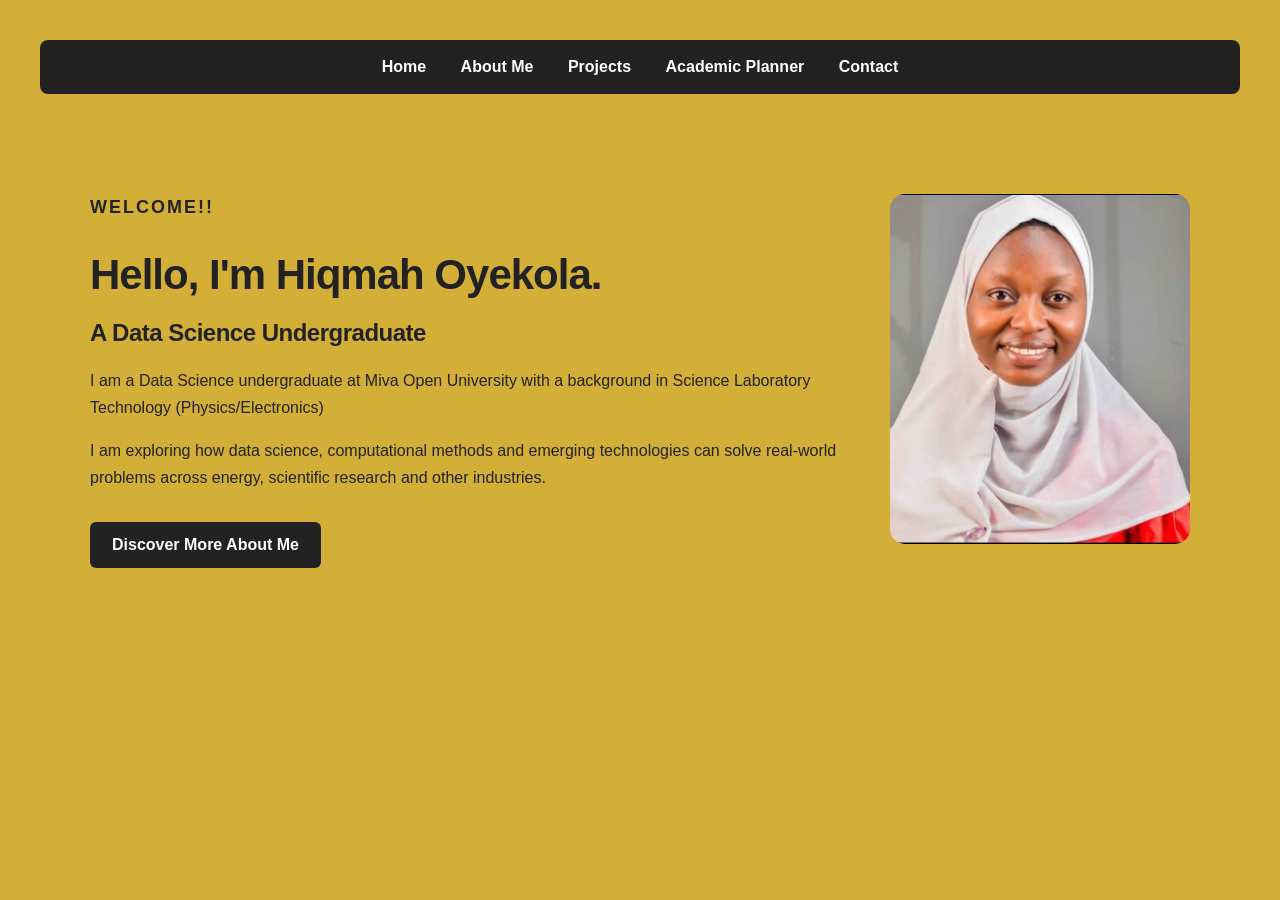
<file: index.html>
<!DOCTYPE html>
<html>

<head>
    <title>Home | Hiqmah Oyekola</title>
    <link rel="stylesheet" href="css/style.css">
</head>

<body>

    <header>

        <nav>
            <a href="index.html">Home</a>
            <a href="about.html">About Me</a>
            <a href="projects.html">Projects</a>
            <a href="planner.html">Academic Planner</a>
            <a href="contact.html">Contact</a>
        </nav>
    </header>

    <main class="home-container">

        <div class="home-text">

            <p class="welcome">WELCOME!!</p>

            <h1>Hello, I'm Hiqmah Oyekola.</h1>

            <h2>A Data Science Undergraduate</h2>

            <p>
                I am a Data Science undergraduate at Miva Open
                University with a background in Science Laboratory 
                Technology (Physics/Electronics)
            </p>

            <p>
                I am exploring how data science, computational
                methods and emerging technologies can solve
                real-world problems across energy, scientific
                research and other industries.
            </p>

            <a href="about.html" class="home-button">
                Discover More About Me
            </a>

        </div>

        <div class="home-image">

            <img src="images/hiqmah.jpg"
                 alt="Hiqmah Oyekola">

        </div>

    </main>

</body>
</html>
</file>
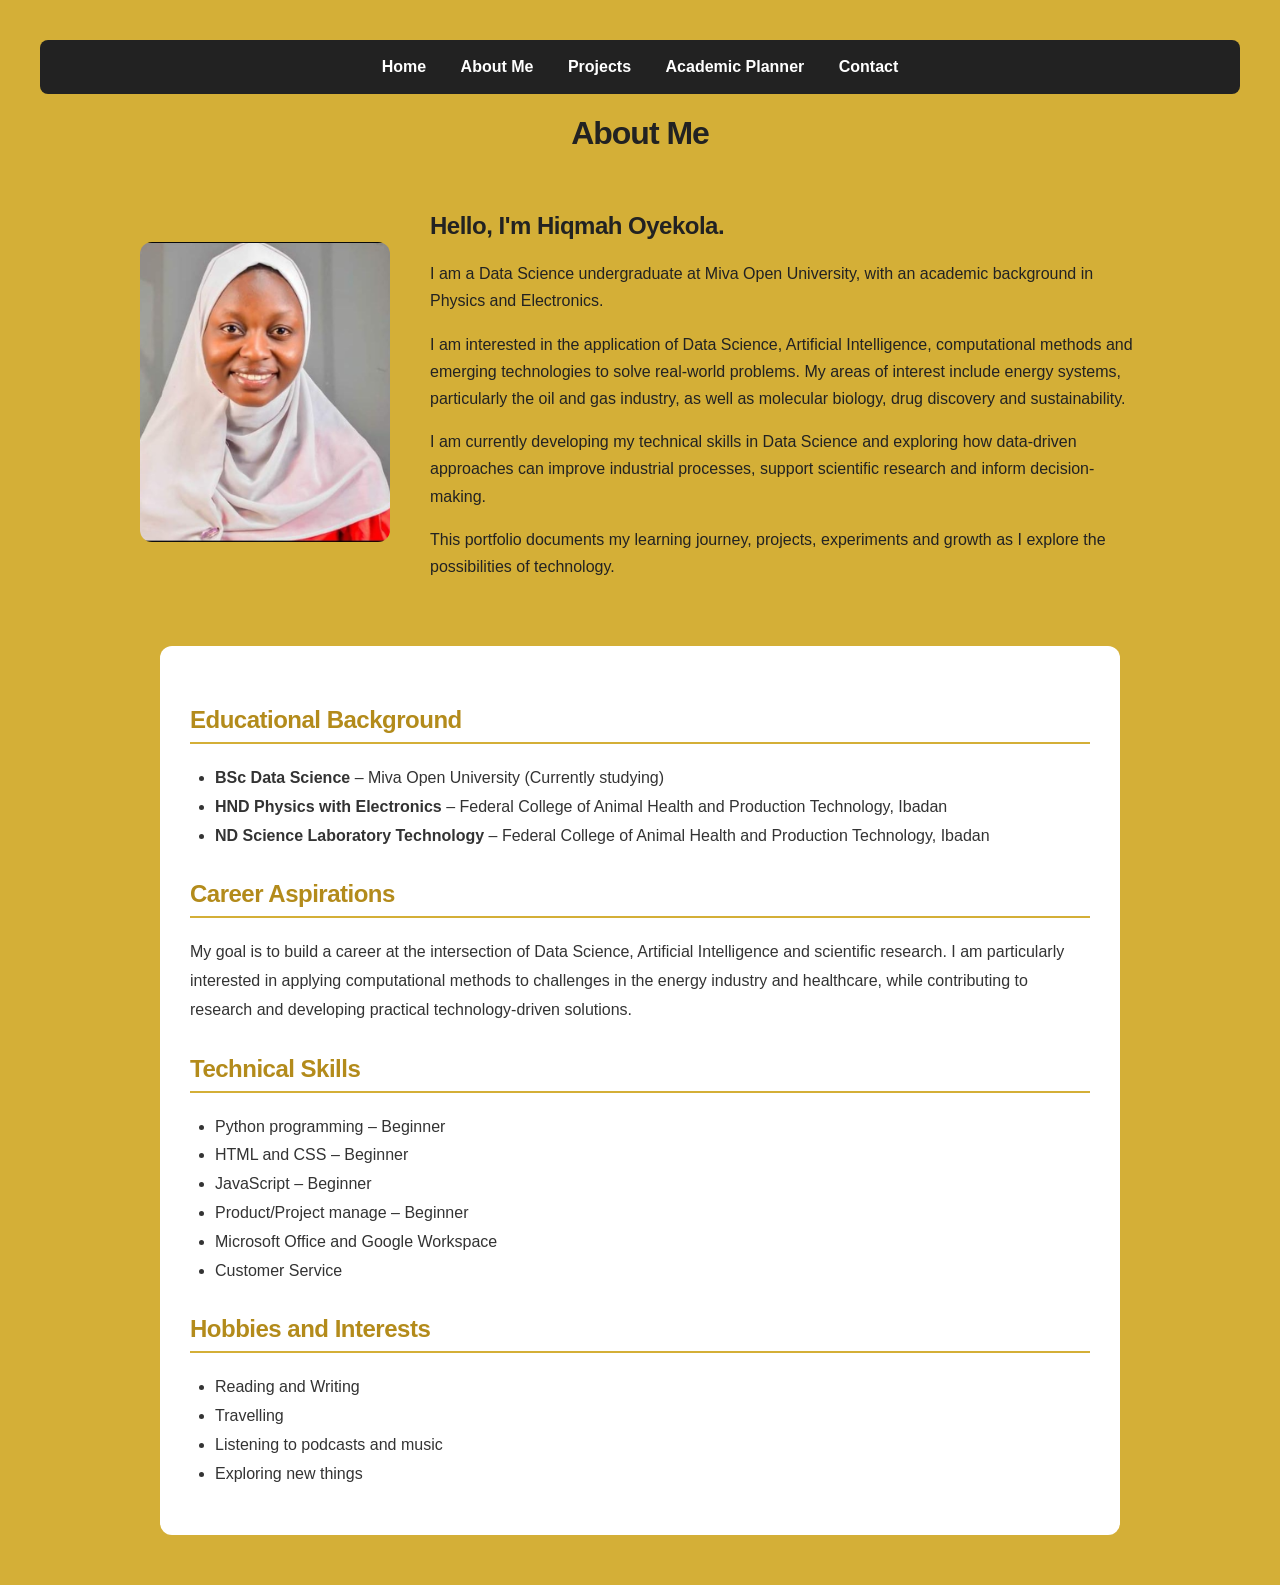
<file: about.html>
<!DOCTYPE html>
<html lang="en">

<head>
    <meta charset="UTF-8">
    <meta name="viewport" content="width=device-width, initial-scale=1.0">
    <title>About Me | Hiqmah Oyekola</title>
    <link rel="stylesheet" href="css/style.css">
</head>

<body>

    <header> 

    <nav>
        <a href="index.html">Home</a>
        <a href="about.html">About Me</a>
        <a href="projects.html">Projects</a>
        <a href="planner.html">Academic Planner</a>
        <a href="contact.html">Contact</a>
    </nav>
    </header>

    <main>

        <h1>About Me</h1>

        <div class="about-container">

            <div class="about-image">
                <img src="images/hiqmah.jpg"
                     alt="A photograph of Hiqmah Oyekola">
            </div>

            <div class="about-text">

                <h2>Hello, I'm Hiqmah Oyekola.</h2>

                <p>
                    I am a Data Science undergraduate at Miva Open
                    University, with an academic background in
                    Physics and Electronics.
                </p>

                <p>
                    I am interested in the application of Data Science,
                    Artificial Intelligence, computational methods
                    and emerging technologies to solve real-world
                    problems. My areas of interest include energy
                    systems, particularly the oil and gas industry,
                    as well as molecular biology, drug discovery
                    and sustainability.
                </p>

                <p>
                    I am currently developing my technical skills
                    in Data Science and exploring how data-driven
                    approaches can improve industrial processes,
                    support scientific research and inform
                    decision-making.
                </p>

                <p>
                    This portfolio documents my learning journey,
                    projects, experiments and growth as I explore
                    the possibilities of technology.
                </p>

            </div>

        </div>

        <section class="about-details">

            <h2>Educational Background</h2>

            <ul>
                <li>
                    <strong>BSc Data Science</strong> –
                    Miva Open University (Currently studying)
                </li>
                <li>
                    <strong>HND Physics with Electronics</strong> –
                    Federal College of Animal Health and Production
                    Technology, Ibadan
                </li>
                <li>
                    <strong>ND Science Laboratory Technology</strong> –
                    Federal College of Animal Health and Production
                    Technology, Ibadan 
                </li>
            </ul>

            <h2>Career Aspirations</h2>

            <p>
                My goal is to build a career at the intersection
                of Data Science, Artificial Intelligence and
                scientific research. I am particularly interested
                in applying computational methods to challenges
                in the energy industry and healthcare, while
                contributing to research and developing practical
                technology-driven solutions.
            </p>

            <h2>Technical Skills</h2>

            <ul>
                <li>Python programming – Beginner</li>
                <li>HTML and CSS – Beginner</li>
                <li>JavaScript – Beginner</li>
                <li>Product/Project manage – Beginner</li>
                <li>Microsoft Office and Google Workspace</li>
                <li>Customer Service</li>
                
            </ul>

            <h2>Hobbies and Interests</h2>

            <ul>
                <li>Reading and Writing</li>
                <li> Travelling </li>
                <li>Listening to podcasts and music</li>
                <li>Exploring new things</li>
        
            </ul>

        </section>

    </main>

</body>

</html>
</file>
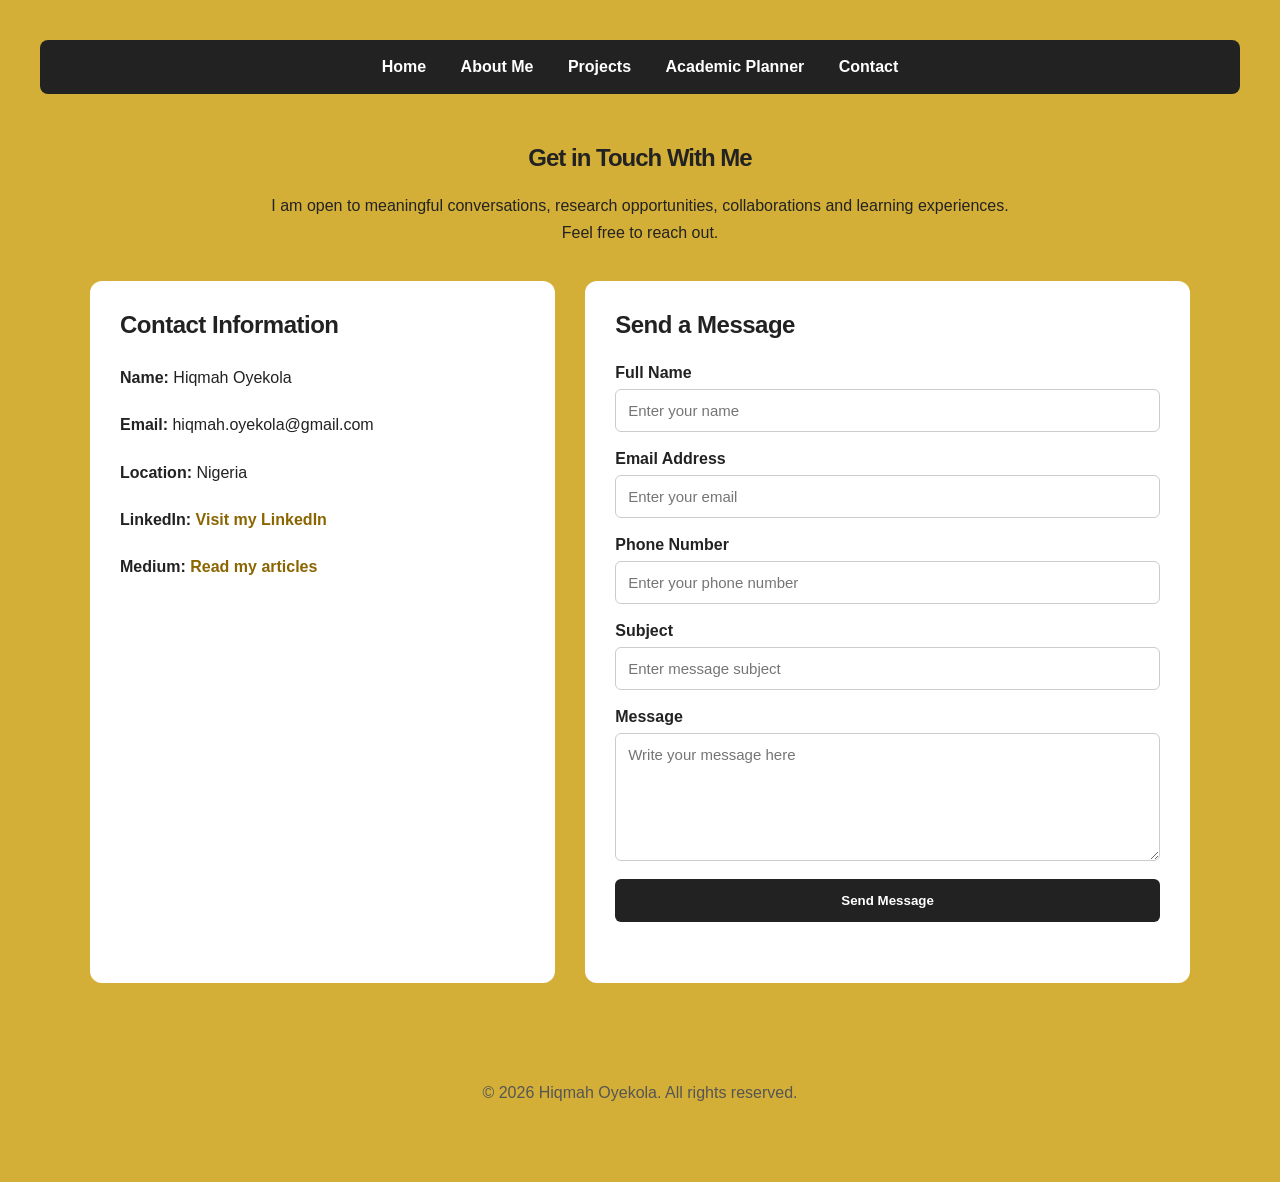
<file: contact.html>
<!DOCTYPE html>
<html lang="en">
<head>
    <meta charset="UTF-8">
    <meta name="viewport" content="width=device-width, initial-scale=1.0">
    <title>Contact | Hiqmah Oyekola</title>
    <link rel="stylesheet" href="css/style.css">
</head>

<body>

    <header>
        <nav>
            <a href="index.html">Home</a>
            <a href="about.html">About Me</a>
            <a href="projects.html">Projects</a>
            <a href="planner.html">Academic Planner</a>
            <a href="contact.html">Contact</a>
        </nav>
    </header>

    <main>
        <section class="contact-heading">
            <h1>Get in Touch With Me</h1>
            <p>
                I am open to meaningful conversations, research
                opportunities, collaborations and learning experiences.
                Feel free to reach out.
            </p>
        </section>

        <section class="contact-container">

            <div class="contact-info">
    <h2>Contact Information</h2>

    <p><strong>Name:</strong> Hiqmah Oyekola</p>
    <p><strong>Email:</strong> hiqmah.oyekola@gmail.com</p>
    <p><strong>Location:</strong> Nigeria</p>

    <p>
        <strong>LinkedIn:</strong>
       <a href="https://www.linkedin.com/in/hiqmahoyekola"
                target="_blank"
            rel="noopener noreferrer">Visit my LinkedIn</a>
    </p>

    <p>
        <strong>Medium:</strong>
        <a href="https://medium.com/@hiqmahoyekola" target="_blank"
           rel="noopener noreferrer">Read my articles</a>
    </p>
</div>

            <div class="contact-form-container">
                <h2>Send a Message</h2>

                <form id="contact-form" novalidate>

                    <label for="contact-name">Full Name</label>
                    <input
                        type="text"
                        id="contact-name"
                        name="name"
                        placeholder="Enter your name"
                        required
                    >

                    <label for="contact-email">Email Address</label>
                    <input
                        type="email"
                        id="contact-email"
                        name="email"
                        placeholder="Enter your email"
                        required
                    >

                    <label for="contact-phone">Phone Number </label>
                    <input
                        type="tel"
                        id="contact-phone"
                        name="phone"
                        placeholder="Enter your phone number"
                    >
                    
                    <label for="contact-subject">Subject</label>
                    <input
                        type="text"
                        id="contact-subject"
                        name="subject"
                        placeholder="Enter message subject"
                        required
                    >

                    <label for="contact-message">Message</label>
                    <textarea
                        id="contact-message"
                        name="message"
                        rows="6"
                        placeholder="Write your message here"
                        required
                    ></textarea>

                    <button type="submit">Send Message</button>

                    <p id="contact-feedback"></p>

                </form>
            </div>

        </section>
    </main>

    <footer>
        <p>&copy; 2026 Hiqmah Oyekola. All rights reserved.</p>
    </footer>

    <script src="js/contact.js"></script>

</body>
</html>
</file>
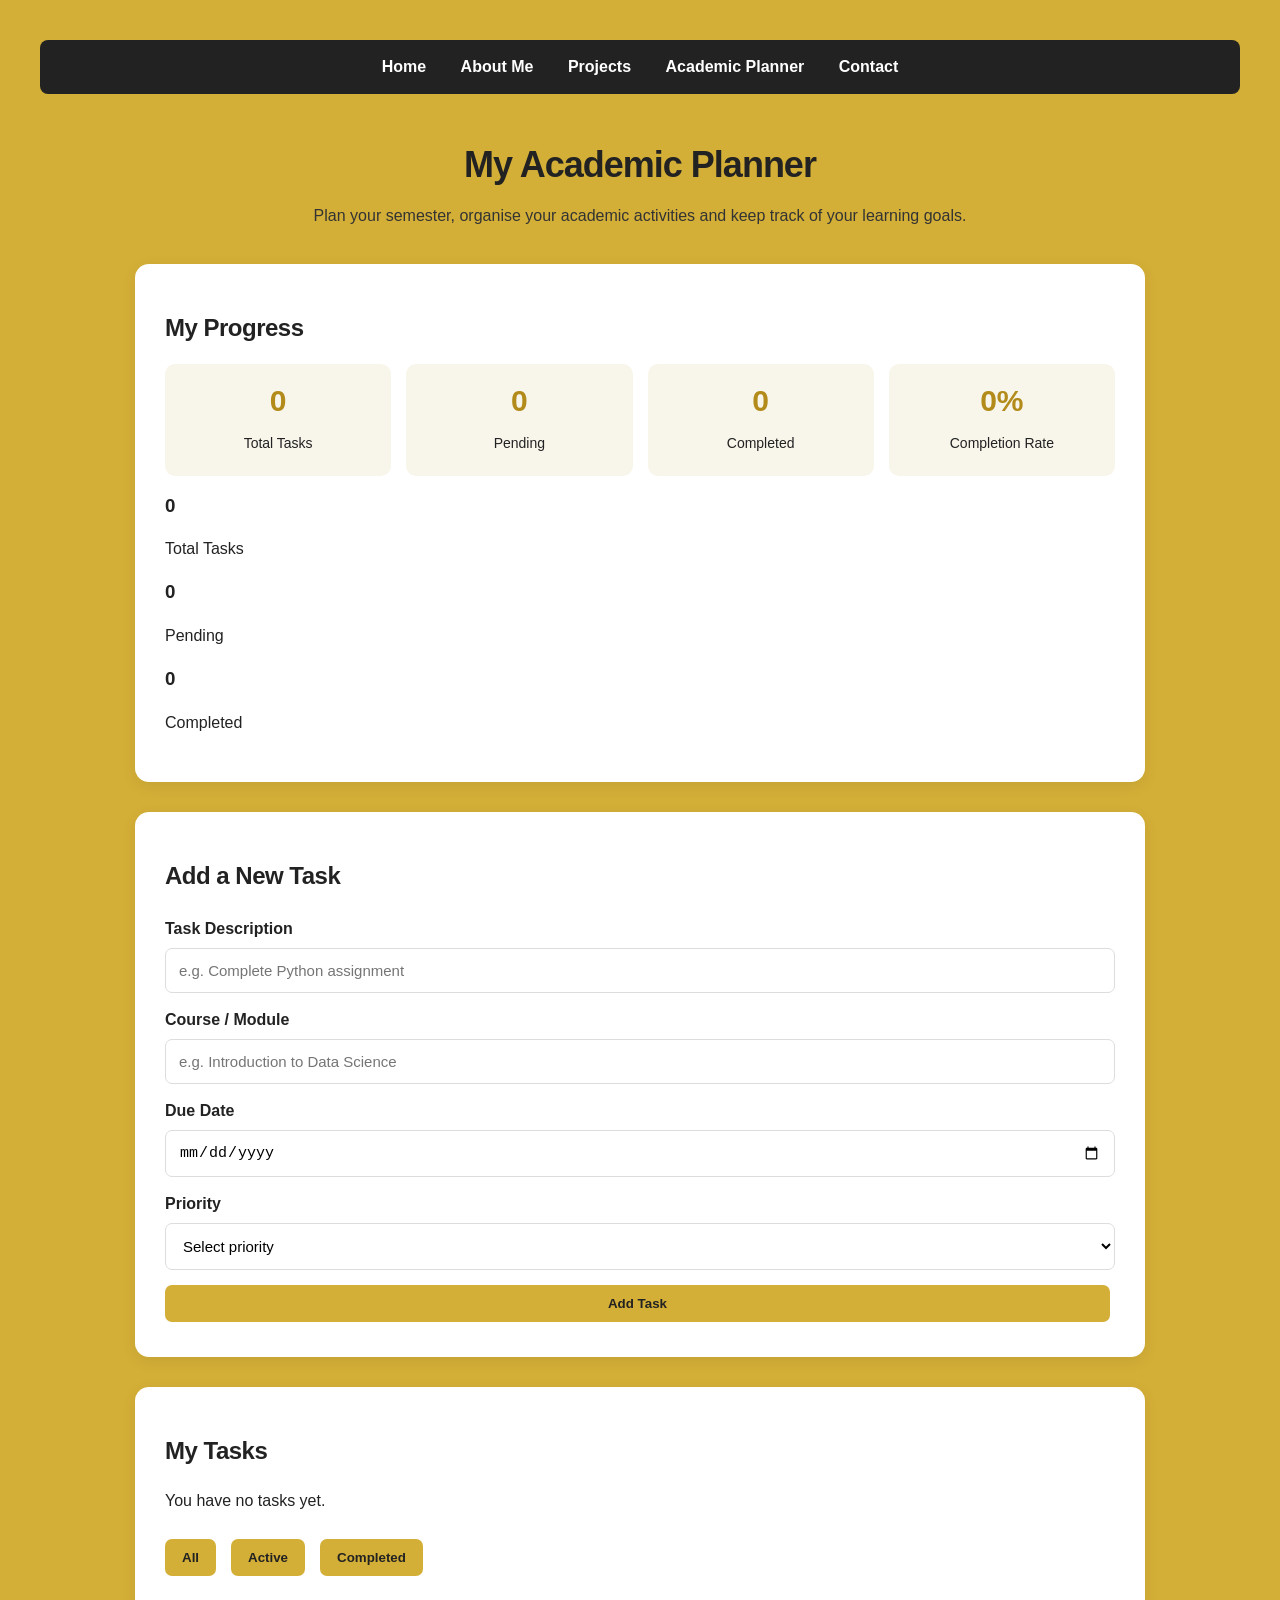
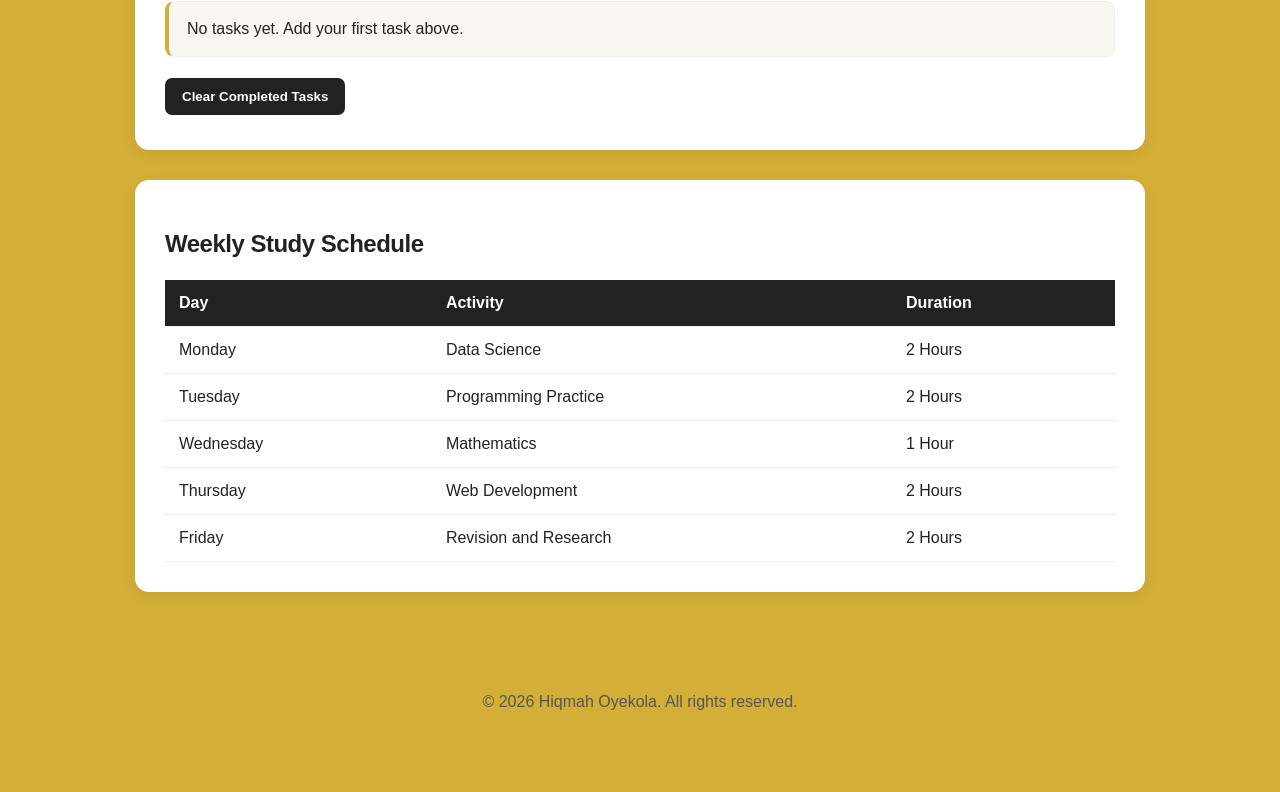
<file: planner.html>
<!DOCTYPE html>
<html lang="en">

<head>
    <meta charset="UTF-8">
    <meta name="viewport" content="width=device-width, initial-scale=1.0">
    <title>Academic Planner | Hiqmah Oyekola</title>
    <link rel="stylesheet" href="css/style.css">
</head>

<body>

    <header>
        <nav>
            <a href="index.html">Home</a>
            <a href="about.html">About Me</a>
            <a href="projects.html">Projects</a>
            <a href="planner.html">Academic Planner</a>
            <a href="contact.html">Contact</a>
        </nav>
    </header>

    <main>

        <!-- PAGE INTRODUCTION -->
        <section class="planner-heading">
            <h1>My Academic Planner</h1>
            <p>
                Plan your semester, organise your academic activities
                and keep track of your learning goals.
            </p>
        </section>

        <!-- TASK STATISTICS -->
        <section class="task-section">
            <h2>My Progress</h2>


<div class="task-summary">

    <div>
        <h3 id="total-count">0</h3>
        <p>Total Tasks</p>
    </div>

    <div>
        <h3 id="pending-count">0</h3>
        <p>Pending</p>
    </div>

    <div>
        <h3 id="completed-count">0</h3>
        <p>Completed</p>
    </div>

    <div>
        <h3 id="completion-rate">0%</h3>
        <p>Completion Rate</p>
    </div>

</div>

            
                <div>
                    <h3 id="total-count">0</h3>
                    <p>Total Tasks</p>
                </div>

                <div>
                    <h3 id="pending-count">0</h3>
                    <p>Pending</p>
                </div>

                <div>
                    <h3 id="completed-count">0</h3>
                    <p>Completed</p>
                </div>
            </div>
        </section>

        <!-- ADD TASK SECTION -->
        <section class="task-section">

            <h2>Add a New Task</h2>

            <form id="task-form">

                <label for="task-input">Task Description</label>
                <input
                    type="text"
                    id="task-input"
                    placeholder="e.g. Complete Python assignment"
                    required
                >

                <label for="task-course">Course / Module</label>
                <input
                    type="text"
                    id="task-course"
                    placeholder="e.g. Introduction to Data Science"
                    required
                >

                <label for="task-date">Due Date</label>
                <input
                    type="date"
                    id="task-date"
                    required
                >

                <label for="task-priority">Priority</label>
                <select id="task-priority" required>
                    <option value="">Select priority</option>
                    <option value="High">High</option>
                    <option value="Medium">Medium</option>
                    <option value="Low">Low</option>
                </select>

                <button type="submit">Add Task</button>

            </form>

        </section>

        <!-- TASK LIST -->
        <section class="task-section">

            <h2>My Tasks</h2>

            <p id="task-count">.</p>

            <!-- TASK FILTERS -->
            <div class="task-filters">
                <button type="button" class="filter-btn" data-filter="all">
                    All
                </button>

                <button type="button" class="filter-btn" data-filter="active">
                    Active
                </button>

                <button type="button" class="filter-btn" data-filter="completed">
                    Completed
                </button>
            </div>

            <ul id="task-list"></ul>

            <button type="button" id="clear-completed">
                Clear Completed Tasks
            </button>

        </section>

        <!-- WEEKLY STUDY SCHEDULE -->
        <section class="schedule-section">

            <h2>Weekly Study Schedule</h2>

            <table>
                <thead>
                    <tr>
                        <th>Day</th>
                        <th>Activity</th>
                        <th>Duration</th>
                    </tr>
                </thead>

                <tbody>
                    <tr>
                        <td>Monday</td>
                        <td>Data Science</td>
                        <td>2 Hours</td>
                    </tr>

                    <tr>
                        <td>Tuesday</td>
                        <td>Programming Practice</td>
                        <td>2 Hours</td>
                    </tr>

                    <tr>
                        <td>Wednesday</td>
                        <td>Mathematics</td>
                        <td>1 Hour</td>
                    </tr>

                    <tr>
                        <td>Thursday</td>
                        <td>Web Development</td>
                        <td>2 Hours</td>
                    </tr>

                    <tr>
                        <td>Friday</td>
                        <td>Revision and Research</td>
                        <td>2 Hours</td>
                    </tr>
                </tbody>
            </table>

        </section>

    </main>

    <footer>
        <p>&copy; 2026 Hiqmah Oyekola. All rights reserved.</p>
    </footer>

    <script src="js/script.js"></script>

</body>
</html>
</file>
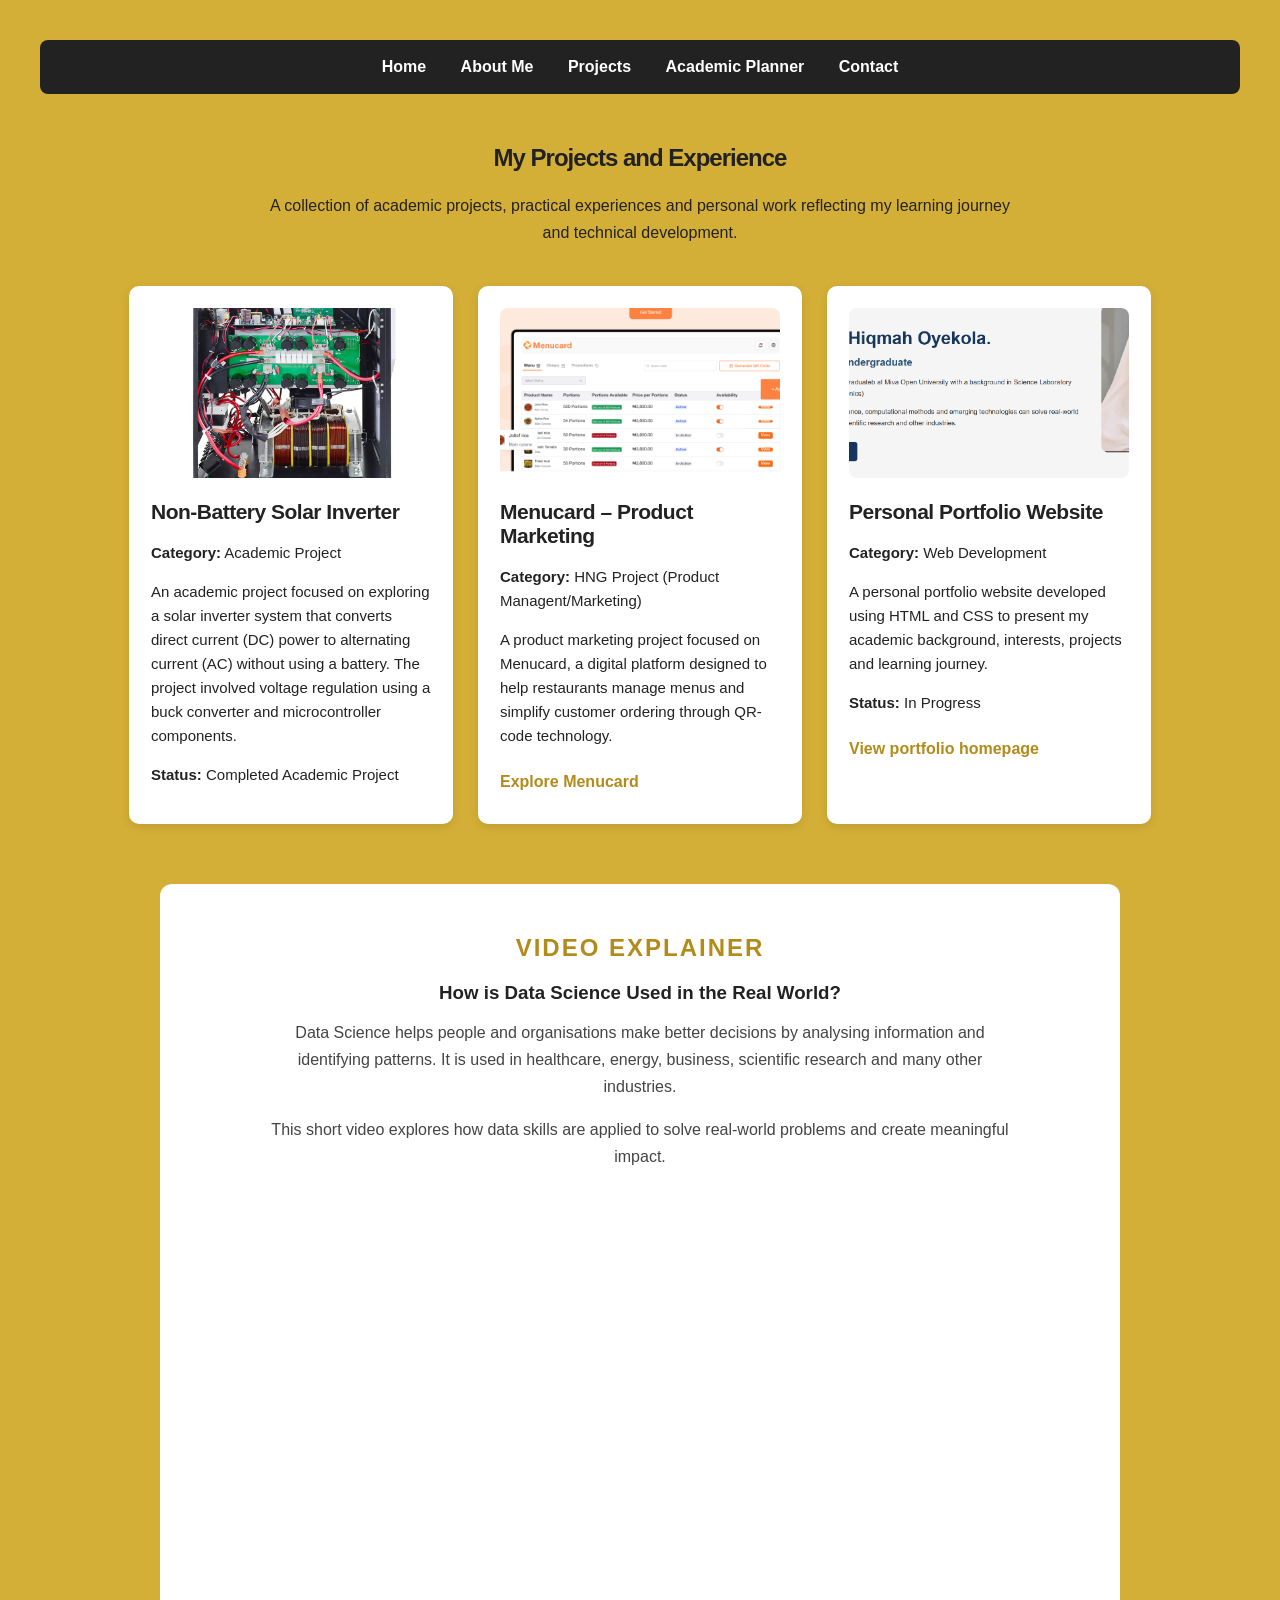
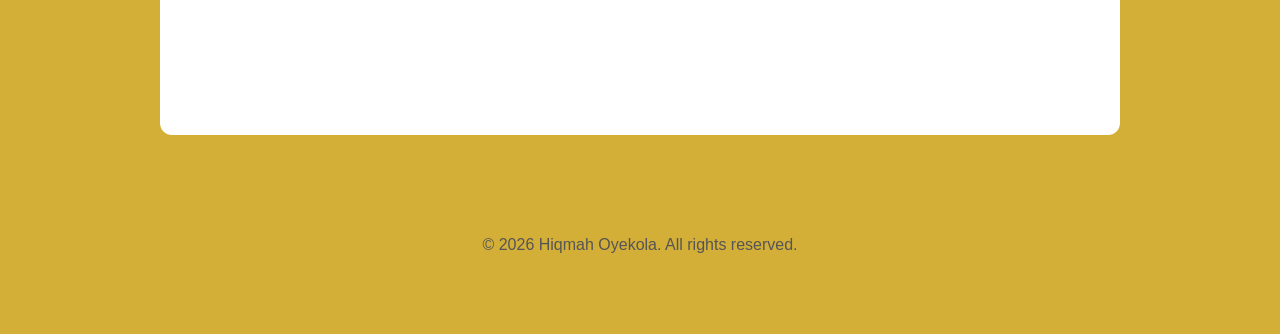
<file: projects.html>
<!DOCTYPE html>
<html lang="en">

<head>
    <meta charset="UTF-8">
    <meta name="viewport" content="width=device-width, initial-scale=1.0">
    <title>Projects | Hiqmah Oyekola</title>
    <link rel="stylesheet" href="css/style.css">
</head>



<body>

    <header>
        <nav>
            <a href="index.html">Home</a>
            <a href="about.html">About Me</a>
            <a href="projects.html">Projects</a>
            <a href="planner.html">Academic Planner</a>
            <a href="contact.html">Contact</a>
        </nav>
    </header>

    <main>

        <section class="projects-heading">
            <h1>My Projects and Experience</h1>

            <p>
                A collection of academic projects, practical
                experiences and personal work reflecting my
                learning journey and technical development.
            </p>
        </section>

        <section class="projects-container">

            <!-- PROJECT 1 -->
            <article class="project-card">

                <img src="images/solar-inverter.jpg"
                     alt="Solar inverter academic project"
                     class="project-image">

                <h2>Non-Battery Solar Inverter</h2>

                <p><strong>Category:</strong> Academic Project</p>

                <p>
                    An academic project focused on exploring
                    a solar inverter system that converts
                    direct current (DC) power to alternating
                    current (AC) without using a battery.
                    The project involved voltage regulation
                    using a buck converter and microcontroller
                    components.
                </p>

                <p><strong>Status:</strong> Completed Academic Project</p>

              

            </article>


            <!-- PROJECT 2 -->
            <article class="project-card">

                <img src="images/menucard.png"
                     alt="Menucard product"
                     class="project-image">

                <h2>Menucard – Product Marketing</h2>

                <p><strong>Category:</strong> HNG Project (Product Managent/Marketing)</p>

                <p>
                    A product marketing project focused on
                    Menucard, a digital platform designed to
                    help restaurants manage menus and simplify
                    customer ordering through QR-code technology.
                </p>

                <a href="https://usemenucard.com/"
                   class="project-link"
                   target="_blank"
                   rel="noopener noreferrer">
                    Explore Menucard
                </a>

            </article>


            <!-- PROJECT 3 -->
            <article class="project-card">

                <img src="images/portfolio-image.png"
                     alt="Menucard product"
                     class="project-image">

                <h2>Personal Portfolio Website</h2>

                <p><strong>Category:</strong> Web Development</p>

                <p>
                    A personal portfolio website developed
                    using HTML and CSS to present my academic
                    background, interests, projects and
                    learning journey.
                </p>

                <p><strong>Status:</strong> In Progress</p>

                <a href="index.html"
                   class="project-link">
                    View portfolio homepage
                </a>

            </article>

        </section>

    </main>


    <section class="learning-video">

    <h2>Video Explainer</h2>

    <h3>How is Data Science Used in the Real World?</h3>

    <p>
        Data Science helps people and organisations make better
        decisions by analysing information and identifying patterns.
        It is used in healthcare, energy, business, scientific research
        and many other industries.
    </p>

    <p>
        This short video explores how data skills are applied
        to solve real-world problems and create meaningful impact.
    </p>

    <div class="video-container">
        <iframe
            src="https://www.youtube-nocookie.com/embed/psEt0KfJUN4"
            title="Why You Need Data Skills"
            allowfullscreen>
        </iframe>
    </div>

</section>





    <footer>
        <p>&copy; 2026 Hiqmah Oyekola. All rights reserved.</p>
    </footer>

</body>
</html>
</file>
<file: css/style.css>
@import url('https://fonts.googleapis.com/css2?family=Inter:wght@400;500;600;700;800&display=swap');


body {
    background-color: #D4AF37;
    font-family: Arial, sans-serif;
    color: #222222;
    margin: 40px;
}

h1 {
    color: #222222;
    text-align: center;
    font-weight: 700;
    letter-spacing: -1px;
}

h2 {
    color: #222222;
    font-weight: 600;
    letter-spacing: -0.5px;
}

p {
    font-size: 16px;
    line-height: 1.7;
    font-weight: 400;
}


.about-container {
    display: flex;
    align-items: center;
    gap: 40px;
    max-width: 1000px;
    margin: 40px auto;
}

.about-image img {
    width: 250px;
    height: 300px;
    object-fit: cover;
    border-radius: 12px;
}

.about-text {
    flex: 1;
}

@media (max-width: 600px) {

    .about-container {
        flex-direction: column;
        text-align: center;
    }

    .about-image img {
        width: 200px;
        height: 240px;
    }

    body {
        margin: 20px;
    }

}


nav {
    background-color: #222222;
    padding: 18px;
    text-align: center;
    border-radius: 8px;
}

nav a {
    color: #FFFFFF;
    text-decoration: none;
    margin: 0 15px;
    font-weight: bold;
}

nav a:hover {
    color: #D4AF37;
}

.home-container {
    display: flex;
    align-items: center;
    justify-content: space-between;
    gap: 50px;
    max-width: 1100px;
    margin: 80px auto;
}

.home-text {
    flex: 1;
}

.home-text h1 {
    text-align: left;
    font-size: 42px;
    margin-bottom: 10px;
}

.home-text h2 {
    font-size: 24px;
}

/* WELCOME TEXT */
.welcome {
    color: #222222;
    font-weight: 900;
    font-size: 18px;
    letter-spacing: 2px;
}

/* DISCOVER MORE BUTTON */
.home-button {
    display: inline-block;
    background-color: #222222;
    color: #FFFFFF;
    padding: 14px 22px;
    text-decoration: none;
    border-radius: 6px;
    margin-top: 15px;
    font-weight: bold;
    transition: 0.3s;
}

.home-button:hover {
    background-color: #FFFFFF;
    color: #222222;
}

.home-image img {
    width: 300px;
    height: 350px;
    object-fit: cover;
    border-radius: 15px;
}


@media (max-width: 600px) {

    .home-container {
        flex-direction: column-reverse;
        text-align: center;
        margin: 40px auto;
    }

    .home-text h1 {
        text-align: center;
        font-size: 30px;
    }

    .home-image img {
        width: 220px;
        height: 260px;
    }
}



/* =========================
   PROJECTS PAGE
========================= */

.projects-heading {
    text-align: center;
    max-width: 750px;
    margin: 50px auto 35px;
}

.projects-heading h1 {
    color: #222222;
}

.projects-heading p {
    line-height: 1.7;
}

.projects-container {
    display: flex;
    justify-content: center;
    flex-wrap: wrap;
    gap: 25px;
    max-width: 1100px;
    margin: 40px auto;
}

.project-card {
    background-color: #FFFFFF;
    padding: 22px;
    width: 280px;
    border-radius: 10px;
    box-shadow: 0 3px 10px rgba(0, 0, 0, 0.1);
    transition: transform 0.3s ease;
}

.project-card:hover {
    transform: translateY(-5px);
}

.project-card h2 {
    color: #222222;
    font-size: 21px;
}

.project-card p {
    font-size: 15px;
    line-height: 1.6;
}

.project-image {
    width: 100%;
    height: 170px;
    object-fit: cover;
    border-radius: 8px;
}

.project-link {
    display: inline-block;
    color: #B38B1B;
    font-weight: bold;
    text-decoration: none;
    margin-top: 10px;
    transition: color 0.3s ease;
}

.project-link:hover {
    color: #222222;
    text-decoration: underline;
}

/* FOOTER */

footer {
    text-align: center;
    margin-top: 60px;
    padding: 20px;
    color: #555555;
}

/* RESPONSIVE DESIGN */

@media (max-width: 600px) {

    .project-card {
        width: 100%;
    }

    .projects-heading {
        margin: 30px 15px;
    }

    .projects-container {
        padding: 0 15px;
    }
}



/* =========================================
   ACADEMIC PLANNER DESIGN
========================================= */

.planner-heading {
    text-align: center;
    max-width: 750px;
    margin: 50px auto 35px;
}

.planner-heading h1 {
    font-size: 36px;
    margin-bottom: 12px;
}

.planner-heading p {
    color: #333333;
}

/* WHITE CONTENT PANELS */

.task-section,
.schedule-section {
    background-color: #FFFFFF;
    max-width: 950px;
    margin: 30px auto;
    padding: 30px;
    border-radius: 14px;
    box-shadow: 0 4px 15px rgba(0, 0, 0, 0.08);
}

.task-section h2,
.schedule-section h2 {
    text-align: left;
    margin-bottom: 22px;
    color: #222222;
}

/* TASK PROGRESS SUMMARY */

.task-summary {
    display: flex;
    justify-content: space-around;
    gap: 15px;
    text-align: center;
}

.task-summary div {
    flex: 1;
    background-color: #F8F5EB;
    padding: 20px;
    border-radius: 10px;
}

.task-summary h3 {
    color: #B38B1B;
    font-size: 30px;
    margin: 0;
}

.task-summary p {
    margin-bottom: 0;
    font-size: 14px;
}

/* TASK FORM */

#task-form {
    display: flex;
    flex-direction: column;
    gap: 10px;
}

#task-form label {
    font-weight: bold;
    margin-top: 8px;
    color: #222222;
}

#task-form input,
#task-form select {
    padding: 13px;
    border: 1px solid #DDDDDD;
    border-radius: 7px;
    font-size: 15px;
    width: 100%;
    box-sizing: border-box;
    background-color: #FFFFFF;
}

#task-form input:focus,
#task-form select:focus {
    outline: none;
    border-color: #D4AF37;
}

/* BUTTONS */

.task-section button {
    padding: 11px 17px;
    border: none;
    border-radius: 7px;
    background-color: #D4AF37;
    color: #222222;
    font-weight: bold;
    cursor: pointer;
    margin: 5px 5px 5px 0;
}

.task-section button:hover {
    background-color: #B38B1B;
    color: #FFFFFF;
}

/* TASK FILTERS */

.task-filters {
    display: flex;
    gap: 10px;
    flex-wrap: wrap;
    margin: 20px 0;
}

/* TASK LIST */

#task-list {
    list-style: none;
    padding: 0;
}

#task-list li {
    background-color: #F8F7F2;
    border: 1px solid #EEEEEE;
    border-left: 4px solid #D4AF37;
    border-radius: 9px;
    padding: 18px;
    margin-bottom: 15px;
}

#task-list li p {
    margin: 7px 0;
    font-size: 14px;
}

#task-list li strong {
    font-size: 17px;
    color: #222222;
}

/* CLEAR COMPLETED BUTTON */

#clear-completed {
    background-color: #222222;
    color: #FFFFFF;
}

#clear-completed:hover {
    background-color: #444444;
}

/* WEEKLY SCHEDULE TABLE */

.schedule-section table {
    width: 100%;
    border-collapse: collapse;
}

.schedule-section th,
.schedule-section td {
    padding: 14px;
    text-align: left;
    border-bottom: 1px solid #EEEEEE;
}

.schedule-section th {
    background-color: #222222;
    color: #FFFFFF;
}

.schedule-section tr:hover {
    background-color: #F8F5EB;
}

/* MOBILE RESPONSIVENESS */

@media (max-width: 600px) {

    .planner-heading {
        margin: 30px 15px;
    }

    .planner-heading h1 {
        font-size: 28px;
    }

    .task-section,
    .schedule-section {
        margin: 20px 10px;
        padding: 20px;
    }

    .task-summary {
        flex-direction: column;
    }

    .schedule-section {
        overflow-x: auto;
    }

    .schedule-section table {
        min-width: 450px;
    }
}

/* END OF ACADEMIC PLANNER DESIGN */


/* TASK PRIORITY LABELS */

.priority-label {
    display: inline-block;
    padding: 5px 12px;
    border-radius: 20px;
    font-size: 12px !important;
    font-weight: bold;
    margin-top: 8px;
}

.priority-high {
    background-color: #FCE4E4;
    color: #A32121;
}

.priority-medium {
    background-color: #FFF1CC;
    color: #8A6100;
}

.priority-low {
    background-color: #DFF3E4;
    color: #236B38;
}

/* LEARNING VIDEO SECTION */
.learning-video {
    max-width: 900px;
    margin: 60px auto;
    padding: 30px;
    background-color: #FFFFFF;
    border-radius: 12px;
    text-align: center;
}

.learning-video h2 {
    color: #B38B1B;
    text-transform: uppercase;
    letter-spacing: 2px;
}

.learning-video h3 {
    color: #222222;
    margin-bottom: 15px;
}

.learning-video p {
    color: #444444;
    max-width: 750px;
    margin: 15px auto;
}

.video-container {
    position: relative;
    width: 100%;
    aspect-ratio: 16 / 9;
    margin-top: 25px;
}

.video-container iframe {
    width: 100%;
    height: 100%;
    border: none;
    border-radius: 10px;
}

/* ABOUT PAGE DETAILS */
.about-details {
    max-width: 900px;
    margin: 50px auto;
    padding: 30px;
    background-color: #FFFFFF;
    border-radius: 12px;
}

.about-details h2 {
    color: #B38B1B;
    margin-top: 30px;
    border-bottom: 2px solid #D4AF37;
    padding-bottom: 8px;
}

.about-details p,
.about-details li {
    line-height: 1.8;
    color: #333333;
}

.about-details ul {
    padding-left: 25px;
}

/* CONTACT PAGE */

.contact-heading {
    text-align: center;
    max-width: 750px;
    margin: 50px auto 35px;
}

.contact-heading h1 {
    color: #222222;
}

.contact-container {
    display: grid;
    grid-template-columns: 1fr 1.3fr;
    gap: 30px;
    max-width: 1100px;
    margin: 0 auto 60px;
    align-items: stretch;
}

.contact-info,
.contact-form-container {
    background-color: #FFFFFF;
    padding: 30px;
    border-radius: 12px;
    box-sizing: border-box;
}

.contact-info h2,
.contact-form-container h2 {
    color: #222222;
    margin-top: 0;
    margin-bottom: 25px;
}

.contact-info p {
    margin-bottom: 20px;
    line-height: 1.7;
}

.contact-info a {
    color: #8A6500;
    font-weight: bold;
    text-decoration: none;
}

.contact-info a:hover {
    text-decoration: underline;
}

.contact-form-container form {
    display: flex;
    flex-direction: column;
}

.contact-form-container label {
    margin-bottom: 7px;
    font-weight: bold;
    color: #222222;
}

.contact-form-container input,
.contact-form-container textarea {
    width: 100%;
    padding: 12px;
    margin-bottom: 18px;
    border: 1px solid #CCCCCC;
    border-radius: 6px;
    box-sizing: border-box;
    font-family: Arial, sans-serif;
    font-size: 15px;
}

.contact-form-container textarea {
    resize: vertical;
}

.contact-form-container button {
    background-color: #222222;
    color: #FFFFFF;
    padding: 14px;
    border: none;
    border-radius: 6px;
    font-weight: bold;
    cursor: pointer;
    transition: 0.3s;
}

.contact-form-container button:hover {
    background-color: #B38B1B;
}

#contact-feedback {
    margin-top: 15px;
}

/* MOBILE RESPONSIVENESS */

@media (max-width: 700px) {
    .contact-container {
        grid-template-columns: 1fr;
        margin: 20px auto 40px;
    }

    .contact-info,
    .contact-form-container {
        padding: 22px;
    }

    .contact-heading {
        margin: 35px 15px;
    }
}
</file>
